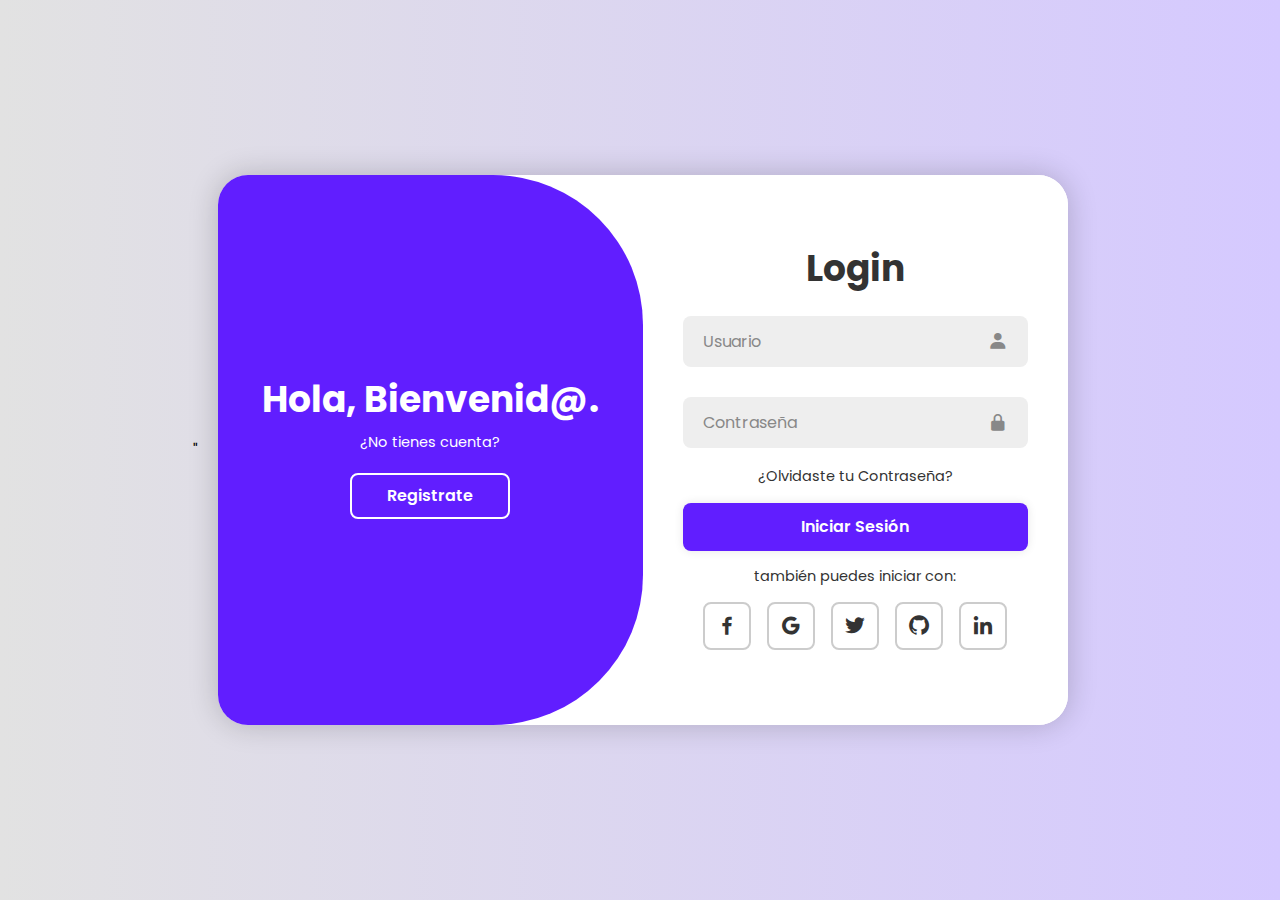
<file: login.html>
<!DOCTYPE html>
<html lang="en">
<head>
    <meta charset="UTF-8">
    <meta name="viewport" content="width=device-width, initial-scale=1.0">
    <meta http-equiv="X-UA-Compatible" content="IE=edge">
    <title>Iniciar Sesión & Registrarse</title>
    <link href='https://unpkg.com/boxicons@2.1.4/css/boxicons.min.css' rel='stylesheet'>"
    <link rel="stylesheet" href="styles.css">
</head>
<body>
    <div class="container">
        <div class="form-box login">
            <form action="">
                <h1>Login</h1>
                    <div class="input-box">
                        <input type="text" placeholder="Usuario" required>
                        <i class="bx bxs-user"></i>
                    </div>
                     <div class="input-box">
                        <input type="password" placeholder="Contraseña" required>
                        <i class='bx bxs-lock-alt'></i>
                    </div>
                    <div class="forgot-link">
                    <a href="#">¿Olvidaste tu Contraseña?</a>
                    </div>
                    <button type="submit" class="btn">Iniciar Sesión</button>
                    <p>también puedes iniciar con: </p>
                    <div class="social-icons">
                        <a href="#"><i class='bx bxl-facebook'></i></a>
                        <a href="#"><i class='bx bxl-google' ></i></a>
                        <a href="#"><i class='bx bxl-twitter' ></i></a>
                        <a href="#"><i class='bx bxl-github' ></i></a>
                        <a href="#"><i class='bx bxl-linkedin' ></i></a>
                        
                    </div>
            </form>
        </div>

          <div class="form-box register">
            <form action="">
                <h1>Registrarse</h1>
                    <div class="input-box">
                        <input type="text" placeholder="Usuario" required>
                        <i class="bx bxs-user"></i>
                    </div>

                    <div class="input-box">
                        <input type="email" placeholder="Email" required>
                        <i class='bx bxs-envelope'></i>
                    </div>

                     <div class="input-box">
                        <input type="password" placeholder="Contraseña" required>
                        <i class='bx bxs-lock-alt'></i>
                    </div>
                 
                    <button type="submit" class="btn">Registrarse</button>
                    <p>también puedes registrarte con: </p>
                    <div class="social-icons">
                        <a href="#"><i class='bx bxl-facebook'></i></a>
                        <a href="#"><i class='bx bxl-google' ></i></a>
                        <a href="#"><i class='bx bxl-twitter' ></i></a>
                        <a href="#"><i class='bx bxl-github' ></i></a>
                        <a href="#"><i class='bx bxl-linkedin' ></i></a>
                        
                    </div>
            </form>
        </div>
        <div class="toggle-box">
            <div class="toggle-panel toggle-left">
                <h1>Hola, Bienvenid@.</h1>
                <p>¿No tienes cuenta?</p>
                <button class="btn register-btn">Registrate</button>
            </div>
            <div class="toggle-panel toggle-right">
                <h1>¡Bienvenid@!</h1>
                <p>¿ya tienes una cuenta?</p>
                <button class="btn login-btn">Iniciar Sesión</button>
            </div>
        </div>
    </div>
    <script src="script.js"></script>
</body>
</html>
</file>
<file: styles.css>
@import url(https://fonts.googleapis.com/css2?family=Poppins:wght@300;400;500;600;700&display=swap);
*{
    margin: 0;
    padding: 0;
    box-sizing: border-box;
    font-family: 'Poppins', sans-serif;
}
body{
    display: flex;
    justify-content: center;
    align-items: center;
    min-height: 100vh;
    background: linear-gradient(90deg,#e2e2e2, #d5c9ff);
}
    .container{
        position: relative;
        width: 850px;
        height: 550px;
        background: #fff;
        border-radius: 30px;
        box-shadow: 0 0 30px rgba(0,0,0, .2);
        margin: 20px;
        overflow: hidden;
        
    }
.form-box{
        position: absolute;
        right:0;
        width: 50%;
        height: 100%;
        background:#fff;
        display: flex;
        align-items: center;
        color:#333;
        text-align:center;
        padding:40px;
        z-index:1;
        transition: .6s ease-in-out 1.2s, visibility 0s 1s;
    }
    .container.active .form-box{
       right: 50%;
    }

    .form-box.register{
        visibility: hidden;
    }
    .container.active .form-box.register{
        visibility: visible;
    }

form{
    width: 100%;
}
.container h1{
    font-size: 36px;
    margin: -10px 0;

}
.input-box{
    position:relative;
    margin: 30px 0;
}
.input-box input{
    width: 100%;
    padding: 13px 50px 13px 20px;
    background: #eee;
    border-radius:8px ;
    border: none;
    outline: none;
    font-size: 16px;
    color: #333;
    font-weight: 500;

}
.input-box input::placeholder{
    color:#888;
    font-weight: 400;
}
.input-box i{
    position: absolute;
    right:20px;
    top:50%;
    transform: translateY(-50%);
    font-size: 20px;
    color:#888;

}
.forgot-link{
    margin: -15px 0 15px;
}
.forgot-link a{
    font-size: 14.5px;
    color:#333;
    text-decoration: none;
}
.btn{
    width: 100%;
    height: 48px;
    background: rgb(97, 30, 255);
    border-radius: 8px;
    box-shadow: 0 0 10px rgba(0,0,0, .1);
    border: none;
    cursor: pointer;
    font-size: 16px;
    color:#fff;
    font-weight: 600;
    }

    .container p{
font-size: 14.5px;
margin:15px 0;

    }
    .social-icons{
        display: flex;
        justify-content: center;

    }
    .social-icons a{
        display: inline-flex;
        padding: 10px;
        border: 2px solid #ccc;
        border-radius:8px;
        font-size:24px;
        color: #333;
        text-decoration: none;
        margin: 0 8px;
    }
    .toggle-box{
        position: absolute;
        width: 100%;
        height: 100%;
    }
    .toggle-box::before{
        content:'';
        position: absolute;
        left:-250%;
        width:300%;
        height:100%;
       background:rgb(97, 30, 255);
        border-radius:150px;
        z-index:2;
        transition:1.8s ease-in-out;
    }
    .container.active .toggle-box::before{
        left:50%;

    }
    .toggle-panel{
        position: absolute;
        width: 50%;
        height: 100%;
        color:#fff;
        display: flex;
        flex-direction: column;
        justify-content: center;
        align-items:center;
        z-index:2;
        transition: .6s ease-in-out;
    }
    .toggle-panel.toggle-left{
        left:0;
        transition-delay: 1.2s;

    }
    .container.active .toggle-panel.toggle-left{
        left:-50%;
        transition-delay: .6s;
    }
    .toggle-panel.toggle-right{
        right:-50%;
        transition-delay: .6s;
    }
    .container.active .toggle-panel.toggle-right{
        right:0;
        transition-delay: 1.2s;
    }
    .toggle-panel p{
        margin-bottom: 20px;
    }
.toggle-panel .btn{
    width: 160px;
    height: 46px;
    background: transparent;
    border: 2px solid #fff;
    box-shadow: none;
}
@media screen and (max-width: 650px){
    .container{
        height: calc(100vh - 40px);
      
    }
    .form-box{
       background:#fff;
       bottom: 0;
         width: 100%;
         height: 70%;
    }
    .container.active .form-box{
        right: 0;
        bottom: 30%;
    }
    .toggle-box::before{
        left: 0;
        top: -270%;
        width:100%;
        height:300%;
        border-radius: 20vw;
    }
    .container.active .toggle-box::before{
        left: 0;
        top:70%;
    }
    .toggle-panel{
        width: 100%;
        height: 30%;

    }
    .toggle-panel.toggle-left{
        top:0;
    }
    .container.active .toggle-panel.toggle-left{
        left: 0;
        top:-30%;
    }
     .toggle-panel.toggle-right{
     right: 0;
     bottom: -30%;
    }
    .container.active .toggle-panel.toggle-right{
        bottom:0;
    }

}
@media screen and (max-width: 400px){
  .form-box{
    padding: 20px;
  }
  .toggle-panel h1{
    font-size: 30px;
  }
}
</file>
